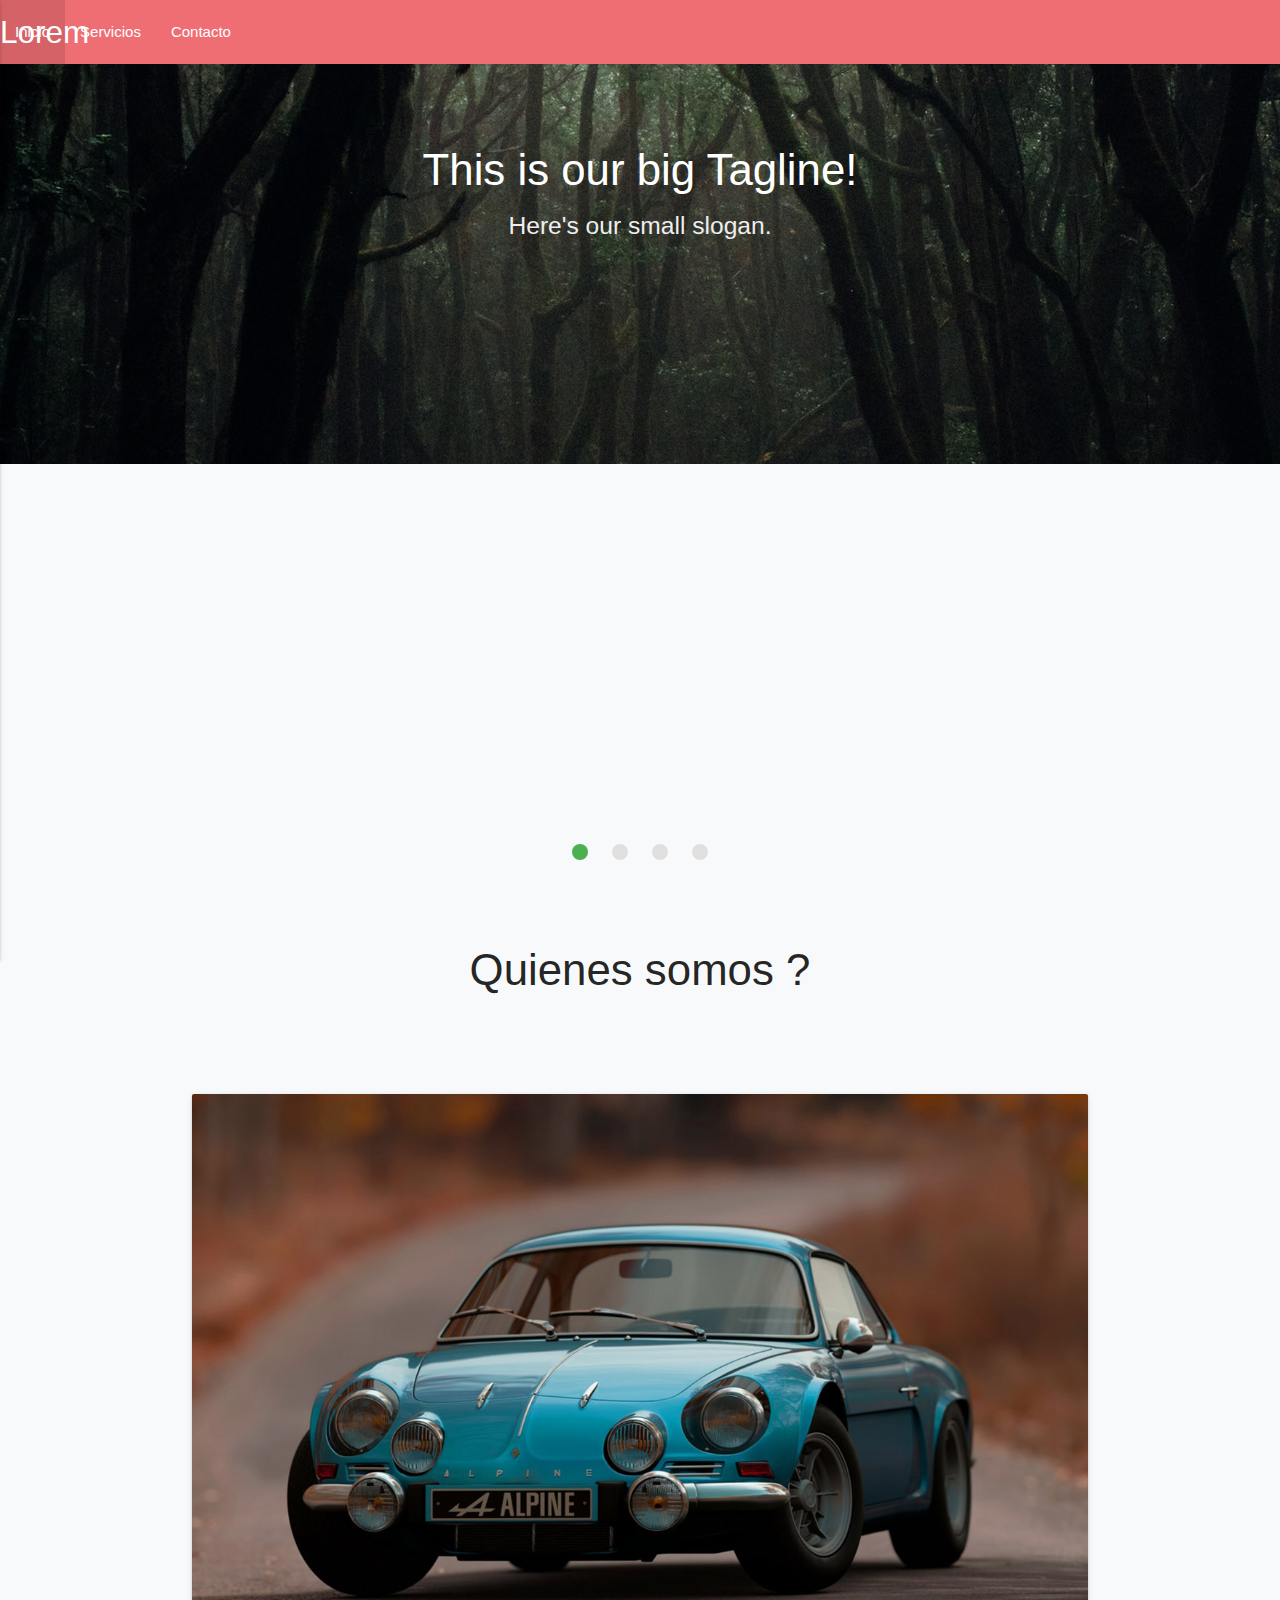
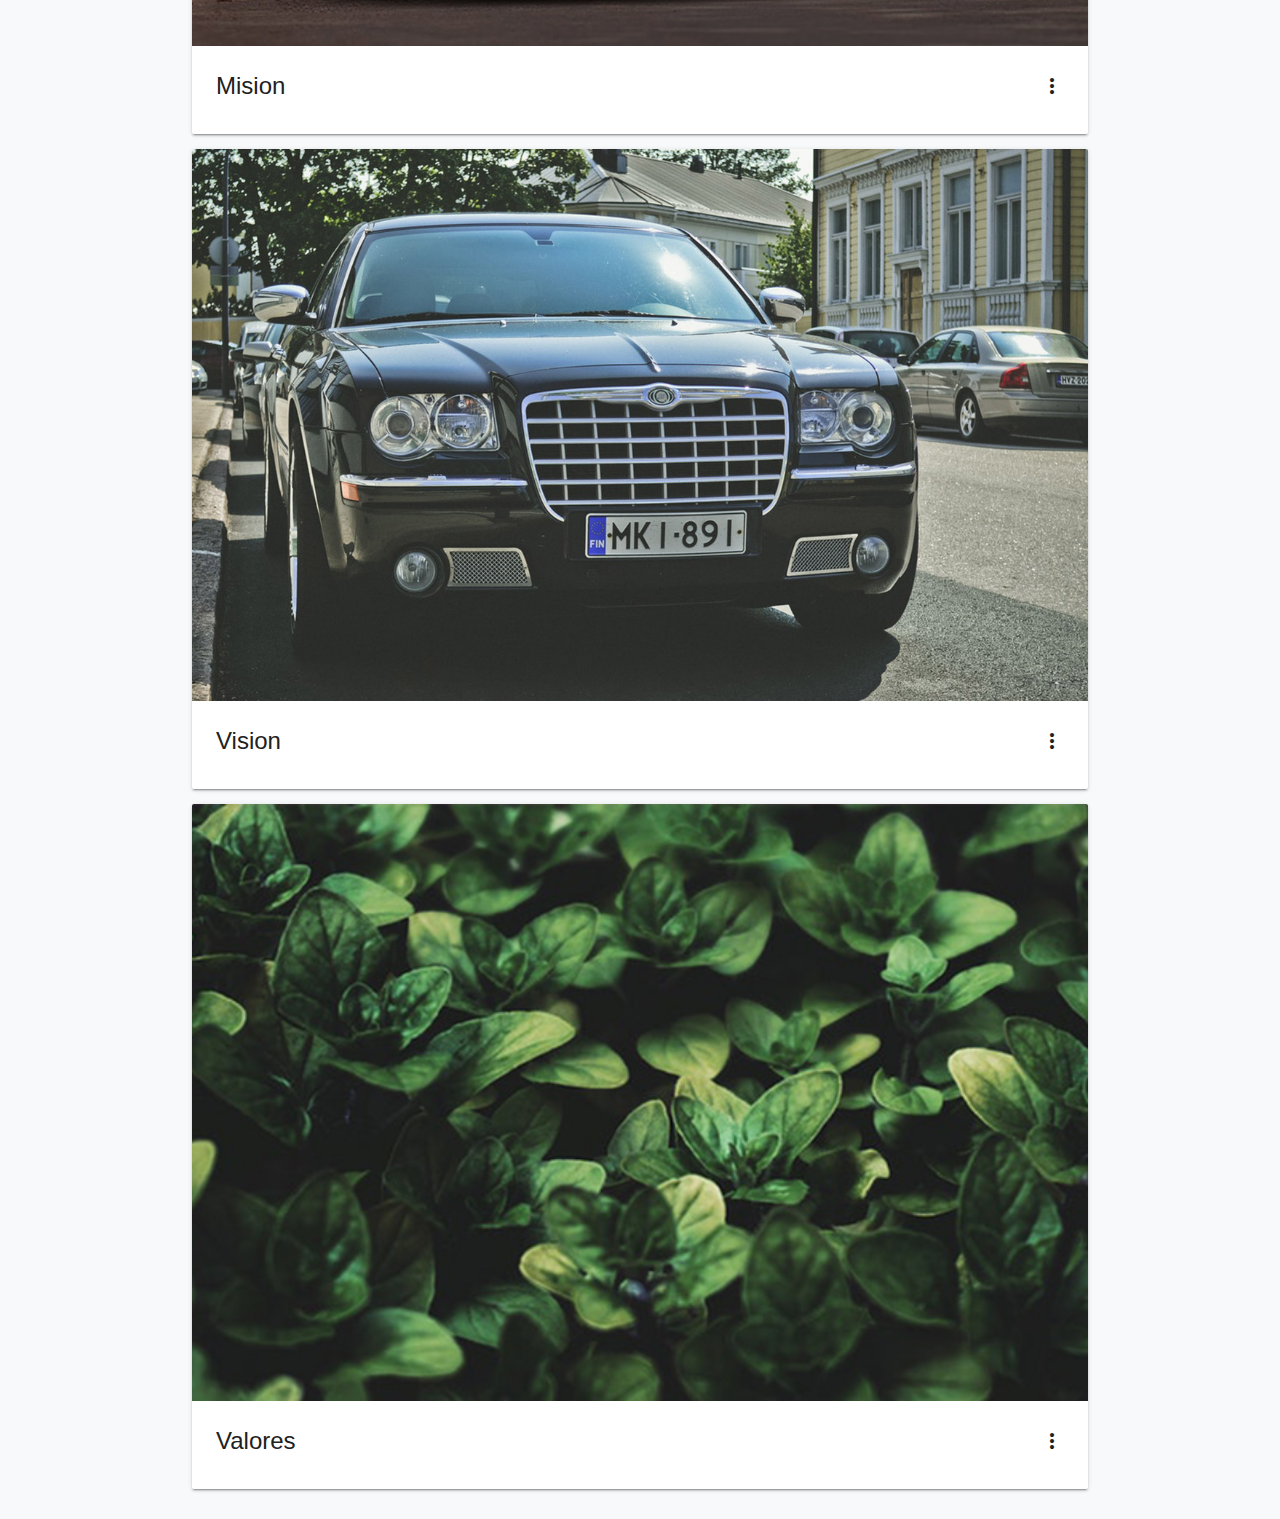
<file: index.html>
<!DOCTYPE html>
<html lang="es">

<head>
    <link type="image/x-icon" href="http://www.paginasamarillas.com.do/Content/images/favicon_pa.ico" rel="SHORTCUT ICON" />
    <meta charset="utf-8">
    <meta http-equiv="X-UA-Compatible" content="IE=edge">
    <meta name="viewport" content="width=device-width, initial-scale=1">
    <title>Lorem | Ipsun | Santo Domingo | RD</title>
    <meta name="description" content="Azul Tour & Travel fue fundada en el 2014, en Santo Domingo, República Dominicana. Con un trabajo serio y profesional, basado en valores y un personal pro-activo y dinámico somos una de las empresas de más credibilidad en el sector, lo cual respalda nuestra cartera actual de clientes."
    />

    <!--Import Google Icon Font-->
    <link href="https://fonts.googleapis.com/icon?family=Material+Icons" rel="stylesheet">
    <!--Import materialize.css-->
    <link type="text/css" rel="stylesheet" href="css/materialize.min.css" />
    <link rel="stylesheet" href="css/style.css">

</head>

<body>
    <script type="text/javascript">
        var _gaq = (_gaq || []); 
        _gaq.push(['_setAccount', 'UA-64255958-1']); 
        _gaq.push(['_setDomainName', 'none']); 
        _gaq.push(['_setAllowLinker', true]); 
        _gaq.push(['_trackPageview']); 
        _gaq.push(['_setCustomVar', 1, 'Owner', 'paelwebsites', 3]);  
        (function() {   
            var ga = document.createElement('script');
            ga.type = 'text/javascript';
            ga.async = true;   
            ga.src = ('https:' == document.location.protocol ? 'https://ssl <https://ssl/>' : 'http://www') + '.google-analytics.com/ga.js';   
            var s = document.getElementsByTagName('script')[0];
            s.parentNode.insertBefore(ga, s); 
        })();
    </script>
    <script type="text/javascript" src="//s7.addthis.com/js/300/addthis_widget.js#pubid=ra-52fba6572f893215"></script>
    <script type="text/javascript">
        addthis.layers({    
            'theme': 'transparent',
                'share': {      
                'position': 'left',
                      'numPreferredServices': 6    
            },
                'follow': {      
                'services': []    
            }     
        });
    </script>
    <header>

        <nav id="nav">
            <div class="nav-wrapper">
                <div class="logo" id="logo">
                    <a href="#!" class="brand-logo">Lorem</a>
                </div>
                <a href="#" data-activates="mobile-demo" class="button-collapse"><i class="material-icons">menu</i></a>
                <div class="menu">
                    <ul class="hide-on-med-and-down">
                        <li class="active"><a href="#">Inicio</a></li>
                        <li><a href="#">Servicios</a></li>
                        <li><a href="#">Contacto</a></li>

                    </ul>

                    <ul class="side-nav" id="mobile-demo">
                        <li class="active"><a href="#">Inicio</a></li>
                        <li><a href="#">Servicios</a></li>
                        <li><a href="#">Contacto</a></li>

                    </ul>
                </div>
            </div>
        </nav>
        <div class="slider">
            <ul class="slides">
                <li>
                    <img src="img/bg.jpg">
                    <!-- random image -->
                    <div class="caption center-align">
                        <h3>This is our big Tagline!</h3>
                        <h5 class="light grey-text text-lighten-3">Here's our small slogan.</h5>
                    </div>
                </li>
                <li>
                    <img src="img/bg2.jpg">
                    <!-- random image -->
                    <div class="caption left-align">
                        <h3>Left Aligned Caption</h3>
                        <h5 class="light grey-text text-lighten-3">Here's our small slogan.</h5>
                    </div>
                </li>
                <li>
                    <img src="img/bg3.jpg">
                    <!-- random image -->
                    <div class="caption right-align">
                        <h3>Right Aligned Caption</h3>
                        <h5 class="light grey-text text-lighten-3">Here's our small slogan.</h5>
                    </div>
                </li>
                <li>
                    <img src="img/bg4.jpg">
                    <!-- random image -->
                    <div class="caption center-align">
                        <h3>This is our big Tagline!</h3>
                        <h5 class="light grey-text text-lighten-3">Here's our small slogan.</h5>
                    </div>
                </li>
            </ul>
        </div>
    </header>
    <div class="section center">
        <h3>Quienes somos ?</h3>
    </div>
    <section class="section">
        <div class="container">
            <div class="cards">
                <div class="card">
                    <div class="card-image waves-effect waves-block waves-light">
                        <img class="activator" src="img/1.jpg">
                    </div>
                    <div class="card-content">
                        <span class="card-title activator grey-text text-darken-4">Mision<i class="material-icons right">more_vert</i></span>
                    </div>
                    <div class="card-reveal">
                        <span class="card-title grey-text text-darken-4"><i class="material-icons right">close</i>Mision</span>
                        <p>Here is some more information about this product that is only revealed once clicked on.</p>
                    </div>
                </div>
                <div class="card">
                    <div class="card-image waves-effect waves-block waves-light">
                        <img class="activator" src="img/2.jpg">
                    </div>
                    <div class="card-content">
                        <span class="card-title activator grey-text text-darken-4">Vision<i class="material-icons right">more_vert</i></span>
                    </div>
                    <div class="card-reveal">
                        <span class="card-title grey-text text-darken-4"><i class="material-icons right">close</i>Vision</span>
                        <p>Here is some more information about this product that is only revealed once clicked on.</p>
                    </div>
                </div>
                <div class="card">
                    <div class="card-image waves-effect waves-block waves-light">
                        <img class="activator" src="img/3.jpg">
                    </div>
                    <div class="card-content">
                        <span class="card-title activator grey-text text-darken-4">Valores<i class="material-icons right">more_vert</i></span>
                    </div>
                    <div class="card-reveal">
                        <span class="card-title grey-text text-darken-4"><i class="material-icons right">close</i>Valores</span>
                        <p>Here is some more information about this product that is only revealed once clicked on.</p>
                    </div>
                </div>
            </div>
        </div>

    </section>








































    <!--JQuery and JavaScript at end of body for optimized loading-->
    <script type="text/javascript" src="https://code.jquery.com/jquery-3.2.1.min.js"></script>
    <script type="text/javascript" src="js/materialize.min.js"></script>
    <script type="text/javascript">
        $(document).ready(function() {
            $(".button-collapse").sideNav();
        });
        $(document).ready(function() {
            $(window).scroll(function() {
                if ($(document).scrollTop() > 10) {
                    $('#nav').addClass('shrink');
                } else {
                    $('#nav').removeClass('shrink');
                }
            });
        });
        $(document).ready(function() {
            $('.parallax').parallax();
        });
        $(document).ready(function() {
            $('.slider').slider();
            $('.slider').height(800);
        });
    </script>
</body>

</html>
</file>
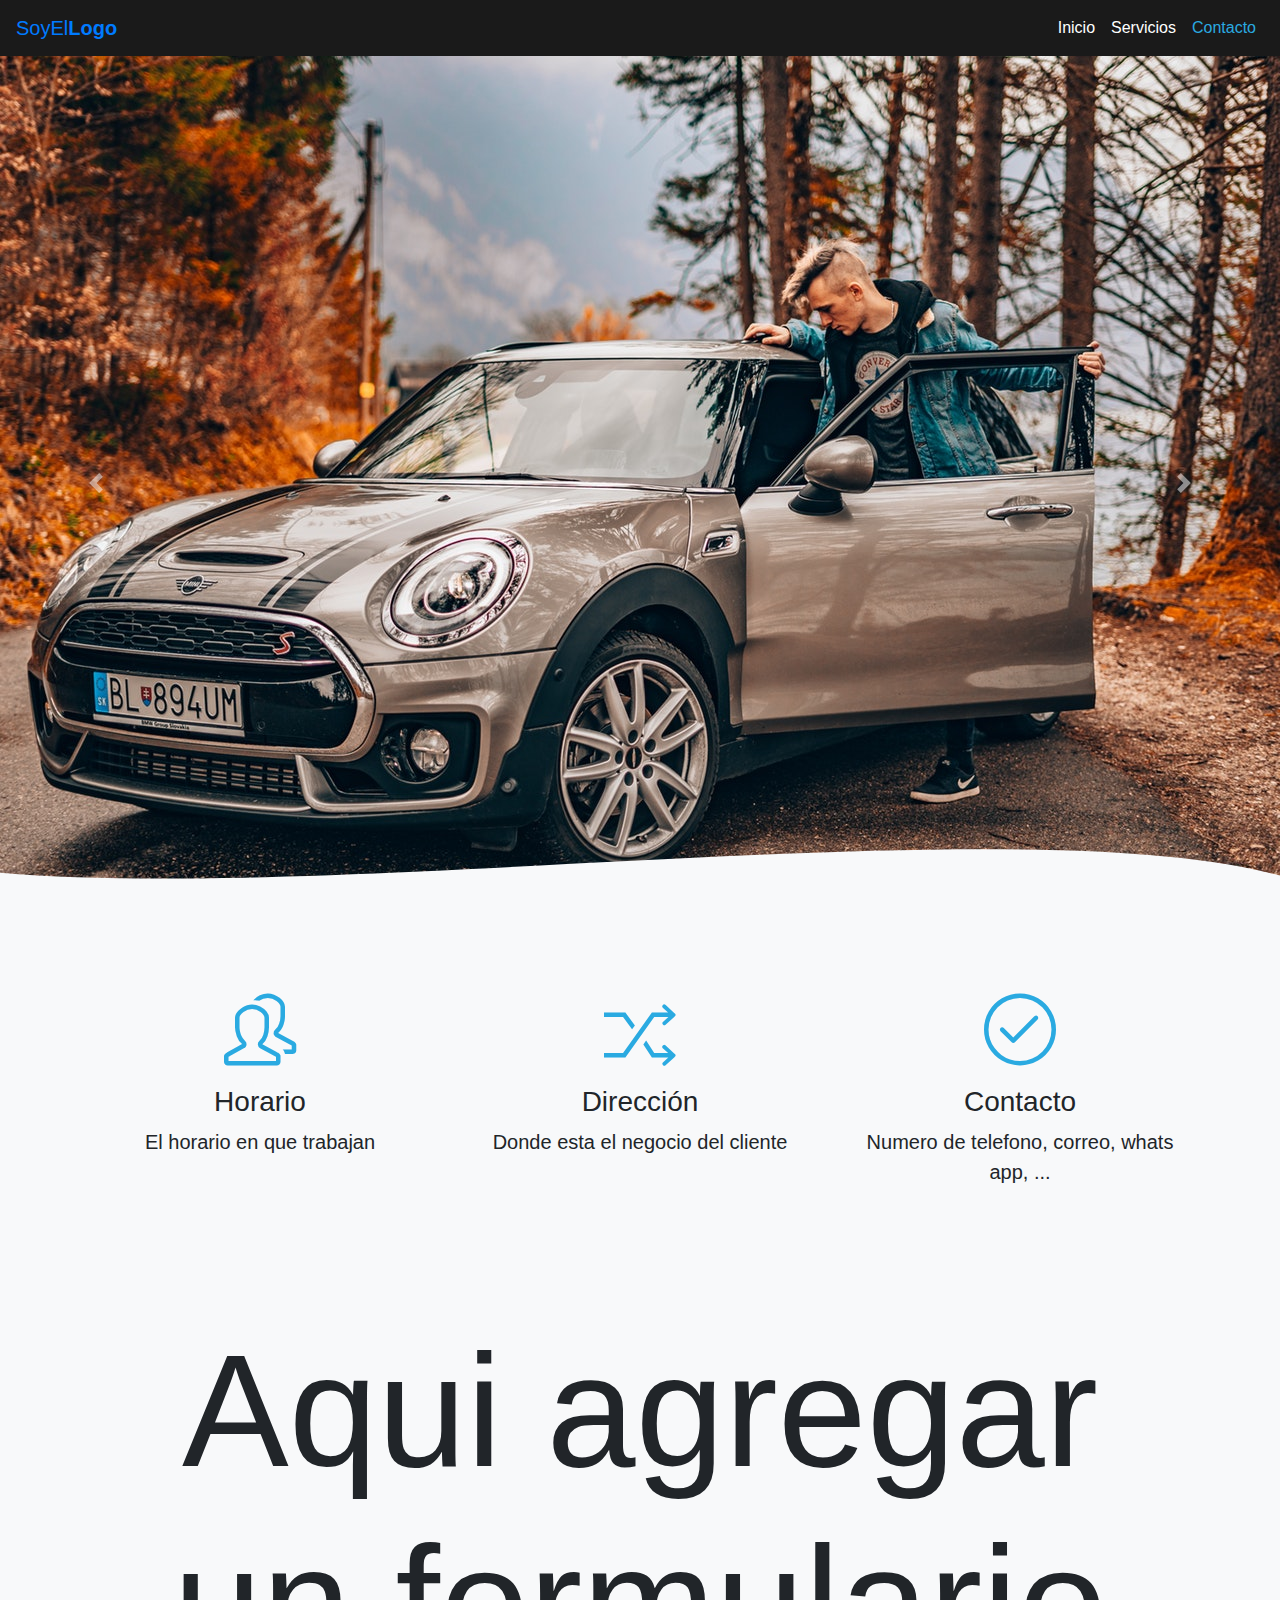
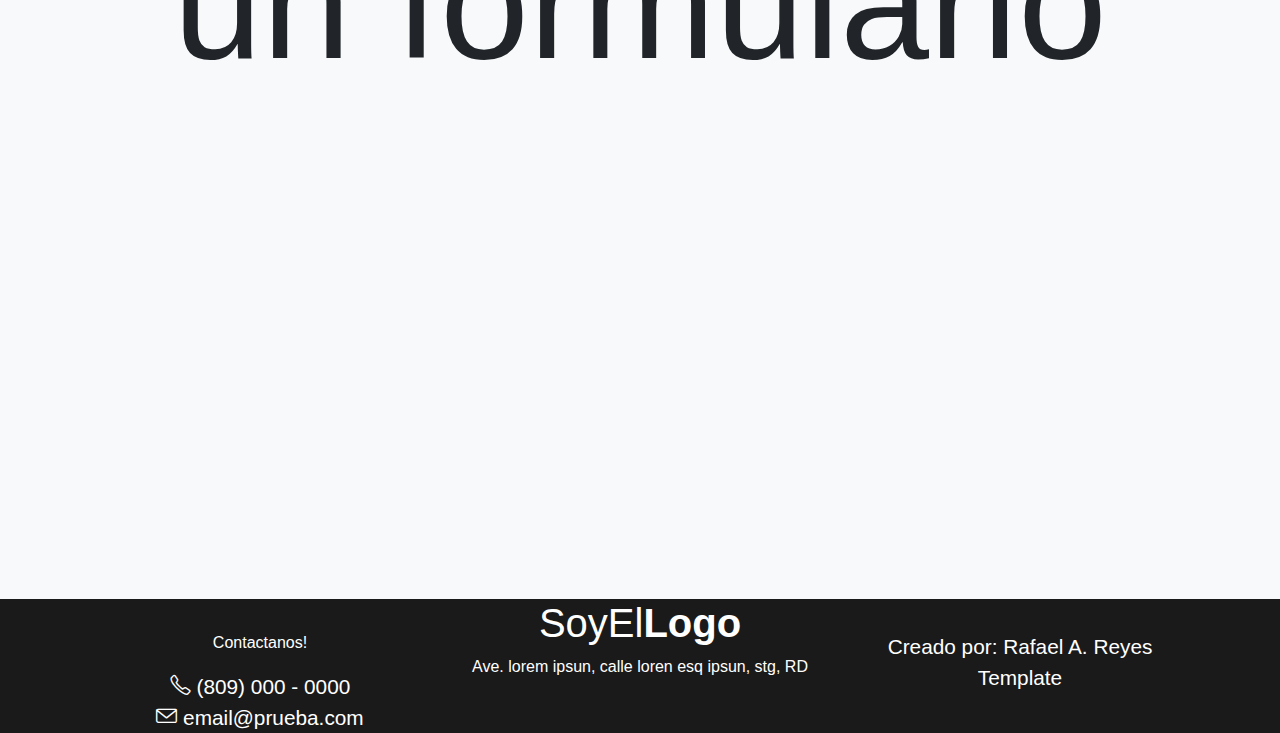
<file: contacto.html>
<!doctype html>
<html lang="es">

<head>
    <title>Created by Rafael A. Reyes</title>
    <!-- Required meta tags -->
    <meta charset="utf-8">
    <meta name="viewport" content="width=device-width, initial-scale=1, shrink-to-fit=no">

    <!-- Bootstrap CSS -->
    <link href="css/bootstrap/css/bootstrap.min.css" rel="stylesheet">

    <!-- Custom fonts for this template -->
    <link href="css/fontawesome-free/css/all.min.css" rel="stylesheet">
    <link href="css/simple-line-icons/css/simple-line-icons.css" rel="stylesheet" type="text/css">
    <!-- Custom styles for this template -->
    <link rel="stylesheet" href="https://unpkg.com/aos@next/dist/aos.css" />
    <link rel="stylesheet" href="css/animate.css">
    <link rel="stylesheet" href="css/style.css">

    <script type="text/javascript">
        var _gaq = (_gaq || []);
        _gaq.push(['_setAccount', 'UA-64255958-1']);
        _gaq.push(['_setDomainName', 'none']);
        _gaq.push(['_setAllowLinker', true]);
        _gaq.push(['_trackPageview']);
        _gaq.push(['_setCustomVar', 1, 'Owner', 'paelwebsites', 3]);
        (function() {
            var ga = document.createElement('script');
            ga.type = 'text/javascript';
            ga.async = true;
            ga.src = ('https:' == document.location.protocol ? 'https://ssl <https://ssl/>' : 'http://www') + '.google-analytics.com/ga.js';
            var s = document.getElementsByTagName('script')[0];
            s.parentNode.insertBefore(ga, s);
        })();
    </script>
</head>

<body>


    <header class="site-header">
        <nav class="navbar navbar-expand-lg">
            <button class="boton-menu navbar-toggler" type="button" data-toggle="collapse" data-target="#navbarTogglerDemo03" aria-controls="navbarTogglerDemo03" aria-expanded="false" aria-label="Toggle navigation">
            <i class="icon-menu m-auto"></i>  
            </button>
            <a class="navbar-brand" href="/">SoyEl<b>Logo</b></a>

            <div class="collapse navbar-collapse" id="navbarTogglerDemo03">
                <ul class="navbar-nav ml-auto mt-2 mt-lg-0">
                    <li class="nav-item">
                        <a class="nav-link" href="index.html">Inicio</a>
                    </li>
                    <li class="nav-item">
                        <a class="nav-link" href="servicio.html">Servicios</a>
                    </li>
                    <li class="nav-item active">
                        <a class="nav-link" href="contacto.html">Contacto</a>
                    </li>
                </ul>
            </div>
        </nav>
        <div class="back-overlay">
            <div id="carouselExampleInterval" class="carousel slide" data-ride="carousel">
                <div class="carousel-inner">
                    <div class="carousel-item active" data-interval="10000">
                        <img src="img/hero.jpg" class="d-block w-100" alt="...">
                    </div>
                    <div class="carousel-item" data-interval="2000">
                        <img src="img/hero.jpg" class="d-block w-100" alt="...">
                    </div>
                    <div class="carousel-item">
                        <img src="img/hero.jpg" class="d-block w-100" alt="...">
                    </div>
                </div>
                <a class="carousel-control-prev" href="#carouselExampleInterval" role="button" data-slide="prev">
                    <span class="carousel-control-prev-icon" aria-hidden="true"></span>
                    <span class="sr-only">Previous</span>
                </a>
                <a class="carousel-control-next" href="#carouselExampleInterval" role="button" data-slide="next">
                    <span class="carousel-control-next-icon" aria-hidden="true"></span>
                    <span class="sr-only">Next</span>
                </a>
            </div>
        </div>
        <div class="wave">
            <div style="height: 150px; overflow: hidden;"><svg viewBox="0 0 500 150" preserveAspectRatio="none" style="height: 100%; width: 100%;"><path d="M-3.38,112.98 C149.99,150.00 482.50,12.33 533.29,161.34 L500.00,150.00 L0.00,150.00 Z" style="stroke: none; fill: #f8f9fa;"></path></svg></div>
        </div>
    </header>
    <!--.site-header-->
    <section class="features-icons text-center animated">
        <div class="container">
            <div class="row">
                <div class="col-lg-4 animated fadeInDown delay-1s ">
                    <div class="features-icons-item mx-auto mb-5 mb-lg-0 mb-lg-3">
                        <div class="features-icons-icon d-flex">
                            <i class="icon-screen-desktop m-auto "></i>
                        </div>
                        <h3>Horario</h3>
                        <p class="lead mb-0">El horario en que trabajan</p>
                    </div>
                </div>
                <div class="col-lg-4 animated fadeInUp delay-1s">
                    <div class="features-icons-item mx-auto mb-5 mb-lg-0 mb-lg-3">
                        <div class="features-icons-icon d-flex">
                            <i class="icon-layers m-auto "></i>
                        </div>
                        <h3>Dirección</h3>
                        <p class="lead mb-0">Donde esta el negocio del cliente</p>
                    </div>
                </div>
                <div class="col-lg-4 animated fadeInRight delay-1s ">
                    <div class="features-icons-item mx-auto mb-0 mb-lg-3">
                        <div class="features-icons-icon d-flex">
                            <i class="icon-check m-auto "></i>
                        </div>
                        <h3>Contacto</h3>
                        <p class="lead mb-0">Numero de telefono, correo, whats app, ...</p>
                    </div>
                </div>
            </div>
        </div>
    </section>

    <main>
        <section class="section">
            <div class="container">
                <h1 style="font-size: 10rem; text-align: center">
                    Aqui agregar un formulario
                </h1>
            </div>
        </section>
    </main>
    <!--main-->

    <section class="section">
        <iframe src="https://www.google.com/maps/embed?pb=!1m18!1m12!1m3!1d3784.408032358023!2d-69.94024534860462!3d18.46516788737962!2m3!1f0!2f0!3f0!3m2!1i1024!2i768!4f13.1!3m3!1m2!1s0x8eaf89e210c9a141%3A0xa90d358b04fa6183!2sCaribe+Media!5e0!3m2!1ses!2sdo!4v1561499756976!5m2!1ses!2sdo"
            width="100%" height="400" frameborder="0" style="border:0" allowfullscreen></iframe>
    </section>
    <!--Mapa-->
    <footer class="site-footer">
        <section class="section">
            <div class="container">
                <div class="row">
                    <div class="col-xs-6 col-md-4 text-center info-footer">
                        <p>Contactanos!</p>
                        <a href="tel:000-000-0000"><i class="icon-phone"></i> (809) 000 - 0000</a> <br>
                        <a href="mailto:email@prueba.com"><i class="icon-envelope"></i> email@prueba.com</a><br>
                    </div>
                    <div class="col-xs-6 col-md-4 text-center">
                        <h1>SoyEl<b>Logo</b></h1>
                        <p>Ave. lorem ipsun, calle loren esq ipsun, stg, RD</p>
                    </div>
                    <div class="col-xs-6 col-md-4 text-center info-footer">
                        <a class="" href="http://www.caribemedia.com.do/" target="blank">  Creado por: Rafael A. Reyes</a><br>
                        <a class="" href="http://www.paginasamarillas.com.do/" target="blank"> Template</a>
                    </div>
                </div>
            </div>

        </section>
    </footer>

    <!-- Optional JavaScript -->
    <!-- jQuery first, then Popper.js, then Bootstrap JS -->
    <script src="css/jquery/jquery.min.js"></script>
    <script src="css/bootstrap/js/bootstrap.bundle.min.js"></script>
    <script src="https://unpkg.com/aos@next/dist/aos.js"></script>
    <script>
        AOS.init();
    </script>
</body>

</html>
</file>
<file: css/style.css>
*,
     ::after,
     ::before {
        box-sizing: border-box;
    }
    
    @import url('https://fonts.googleapis.com/css?family=Open+Sans:300,400,700,800&display=swap');
    body {
        font-size: 62.5%;
        font-family: 'Open Sans', sans-serif;
        background-color: #f8f9fa;
    }
    /* ====== Generales ====== */
    
    p {
        font-size: 1rem;
    }
    
    img {
        width: 100%;
    }
    
    .contenedor {
        max-width: 1200px;
        margin: 0 auto;
    }
    
    .section {
        margin-top: 3rem;
    }
    
    .features-icons {
        padding-top: 4rem;
        padding-bottom: 4rem
    }
    
    .features-icons .features-icons-item {
        max-width: 20rem
    }
    
    .features-icons .features-icons-item .features-icons-icon {
        height: 7rem
    }
    
    .features-icons .features-icons-item .features-icons-icon i {
        font-size: 4.5rem
    }
    
    .features-icons .features-icons-item:hover .features-icons-icon i {
        font-size: 5rem
    }
    
    .icon-screen-desktop:before {
        content: "\e001";
        color: #2aaae1;
    }
    
    .icon-layers:before {
        content: "\e059";
        color: #2aaae1;
    }
    
    .icon-check:before {
        content: "\e080";
        color: #2aaae1;
    }
    
    .icon-menu:before {
        content: "\e601";
        color: #2aaae1;
    }
    
    .icon-menu {
        font-size: 2rem;
        padding: .3rem;
    }
    
    .boton-menu {
        background-color: rgb(14, 14, 14, 0.95);
        border: none;
    }
    /* ======= Nav y Header ======= */
    
    .site-header {
        position: relative;
    }
    
    .navbar {
        background-color: rgb(14, 14, 14, 0.95);
    }
    
    .wave {
        position: absolute;
        bottom: 0;
        left: 0;
        width: 100%;
    }
    
    .nav-link {
        color: #fff;
        font-size: 1rem;
        padding: 0;
    }
    
    .nav-link:hover {
        color: #2aaae1;
    }
    
    .active a.nav-link {
        color: #2aaae1;
    }
    /* ==== Parallax === */
    
    .parallax {
        width: 100%;
        height: 400px;
        background-image: url(../img/parallax.jpg);
        background-attachment: fixed;
        background-position: center;
        background-repeat: no-repeat;
        background-size: cover;
        display: flex;
        justify-content: center;
        align-items: center;
    }
    
    .parallax-container h3 {
        color: #fff;
    }
    /* ====== main ======*/
    
    .main-information {
        display: flex;
    }
    
    .info-img,
    .info-text {
        flex-basis: 100%;
    }
    
    .info-text {
        text-align: center;
        padding: 2rem;
    }
    
    .info-text h4 {
        font-size: 2.6rem;
    }
    
    .info-text p {
        font-size: 1rem;
    }
    
    @media(max-width: 600px) {
        .main-information {
            display: inline-block;
            justify-content: space-between;
            flex-wrap: wrap;
        }
        .info-img,
        .info-text {
            flex-basis: 50%;
        }
        .info-text h4 {
            font-size: 2rem;
        }
        .info-text p {
            font-size: 1rem;
        }
    }
    
    .service-img {
        width: 7.6rem;
        height: 8.5rem;
        object-fit: contain;
    }
    /* ====== footer ====== */
    
    .site-footer {
        background-color: rgb(14, 14, 14, 0.95);
    }
    
    .site-footer,
    .site-footer a {
        color: #fff;
        font-size: 1.3rem;
    }
    
    .site-footer a:hover {
        text-decoration: none;
    }
    
    .info-footer {
        margin-top: 2rem;
    }
</file>
<file: css/simple-line-icons/css/simple-line-icons.css>
@font-face {
    font-family: 'simple-line-icons';
    src: url('../fonts/Simple-Line-Icons.eot?v=2.4.0');
    src: url('../fonts/Simple-Line-Icons.eot?v=2.4.0#iefix') format('embedded-opentype'), url('../fonts/Simple-Line-Icons.woff2?v=2.4.0') format('woff2'), url('../fonts/Simple-Line-Icons.ttf?v=2.4.0') format('truetype'), url('../fonts/Simple-Line-Icons.woff?v=2.4.0') format('woff'), url('../fonts/Simple-Line-Icons.svg?v=2.4.0#simple-line-icons') format('svg');
    font-weight: normal;
    font-style: normal;
}


/*
 Use the following CSS code if you want to have a class per icon.
 Instead of a list of all class selectors, you can use the generic [class*="icon-"] selector, but it's slower:
*/

.icon-user,
.icon-people,
.icon-user-female,
.icon-user-follow,
.icon-user-following,
.icon-user-unfollow,
.icon-login,
.icon-logout,
.icon-emotsmile,
.icon-phone,
.icon-call-end,
.icon-call-in,
.icon-call-out,
.icon-map,
.icon-location-pin,
.icon-direction,
.icon-directions,
.icon-compass,
.icon-layers,
.icon-menu,
.icon-list,
.icon-options-vertical,
.icon-options,
.icon-arrow-down,
.icon-arrow-left,
.icon-arrow-right,
.icon-arrow-up,
.icon-arrow-up-circle,
.icon-arrow-left-circle,
.icon-arrow-right-circle,
.icon-arrow-down-circle,
.icon-check,
.icon-clock,
.icon-plus,
.icon-minus,
.icon-close,
.icon-event,
.icon-exclamation,
.icon-organization,
.icon-trophy,
.icon-screen-smartphone,
.icon-screen-desktop,
.icon-plane,
.icon-notebook,
.icon-mustache,
.icon-mouse,
.icon-magnet,
.icon-energy,
.icon-disc,
.icon-cursor,
.icon-cursor-move,
.icon-crop,
.icon-chemistry,
.icon-speedometer,
.icon-shield,
.icon-screen-tablet,
.icon-magic-wand,
.icon-hourglass,
.icon-graduation,
.icon-ghost,
.icon-game-controller,
.icon-fire,
.icon-eyeglass,
.icon-envelope-open,
.icon-envelope-letter,
.icon-bell,
.icon-badge,
.icon-anchor,
.icon-wallet,
.icon-vector,
.icon-speech,
.icon-puzzle,
.icon-printer,
.icon-present,
.icon-playlist,
.icon-pin,
.icon-picture,
.icon-handbag,
.icon-globe-alt,
.icon-globe,
.icon-folder-alt,
.icon-folder,
.icon-film,
.icon-feed,
.icon-drop,
.icon-drawer,
.icon-docs,
.icon-doc,
.icon-diamond,
.icon-cup,
.icon-calculator,
.icon-bubbles,
.icon-briefcase,
.icon-book-open,
.icon-basket-loaded,
.icon-basket,
.icon-bag,
.icon-action-undo,
.icon-action-redo,
.icon-wrench,
.icon-umbrella,
.icon-trash,
.icon-tag,
.icon-support,
.icon-frame,
.icon-size-fullscreen,
.icon-size-actual,
.icon-shuffle,
.icon-share-alt,
.icon-share,
.icon-rocket,
.icon-question,
.icon-pie-chart,
.icon-pencil,
.icon-note,
.icon-loop,
.icon-home,
.icon-grid,
.icon-graph,
.icon-microphone,
.icon-music-tone-alt,
.icon-music-tone,
.icon-earphones-alt,
.icon-earphones,
.icon-equalizer,
.icon-like,
.icon-dislike,
.icon-control-start,
.icon-control-rewind,
.icon-control-play,
.icon-control-pause,
.icon-control-forward,
.icon-control-end,
.icon-volume-1,
.icon-volume-2,
.icon-volume-off,
.icon-calendar,
.icon-bulb,
.icon-chart,
.icon-ban,
.icon-bubble,
.icon-camrecorder,
.icon-camera,
.icon-cloud-download,
.icon-cloud-upload,
.icon-envelope,
.icon-eye,
.icon-flag,
.icon-heart,
.icon-info,
.icon-key,
.icon-link,
.icon-lock,
.icon-lock-open,
.icon-magnifier,
.icon-magnifier-add,
.icon-magnifier-remove,
.icon-paper-clip,
.icon-paper-plane,
.icon-power,
.icon-refresh,
.icon-reload,
.icon-settings,
.icon-star,
.icon-symbol-female,
.icon-symbol-male,
.icon-target,
.icon-credit-card,
.icon-paypal,
.icon-social-tumblr,
.icon-social-twitter,
.icon-social-facebook,
.icon-social-instagram,
.icon-social-linkedin,
.icon-social-pinterest,
.icon-social-github,
.icon-social-google,
.icon-social-reddit,
.icon-social-skype,
.icon-social-dribbble,
.icon-social-behance,
.icon-social-foursqare,
.icon-social-soundcloud,
.icon-social-spotify,
.icon-social-stumbleupon,
.icon-social-youtube,
.icon-social-dropbox,
.icon-social-vkontakte,
.icon-social-steam {
    font-family: 'simple-line-icons';
    speak: none;
    font-style: normal;
    font-weight: normal;
    font-variant: normal;
    text-transform: none;
    line-height: 1;
    /* Better Font Rendering =========== */
    -webkit-font-smoothing: antialiased;
    -moz-osx-font-smoothing: grayscale;
}

.icon-user:before {
    content: "\e005";
}

.icon-people:before {
    content: "\e001";
}

.icon-user-female:before {
    content: "\e000";
}

.icon-user-follow:before {
    content: "\e002";
}

.icon-user-following:before {
    content: "\e003";
}

.icon-user-unfollow:before {
    content: "\e004";
}

.icon-login:before {
    content: "\e066";
}

.icon-logout:before {
    content: "\e065";
}

.icon-emotsmile:before {
    content: "\e021";
}

.icon-phone:before {
    content: "\e600";
}

.icon-call-end:before {
    content: "\e048";
}

.icon-call-in:before {
    content: "\e047";
}

.icon-call-out:before {
    content: "\e046";
}

.icon-map:before {
    content: "\e033";
}

.icon-location-pin:before {
    content: "\e096";
}

.icon-direction:before {
    content: "\e042";
}

.icon-directions:before {
    content: "\e041";
}

.icon-compass:before {
    content: "\e045";
}

.icon-layers:before {
    content: "\e034";
}

.icon-menu:before {
    content: "\e601";
}

.icon-list:before {
    content: "\e067";
}

.icon-options-vertical:before {
    content: "\e602";
}

.icon-options:before {
    content: "\e603";
}

.icon-arrow-down:before {
    content: "\e604";
}

.icon-arrow-left:before {
    content: "\e605";
}

.icon-arrow-right:before {
    content: "\e606";
}

.icon-arrow-up:before {
    content: "\e607";
}

.icon-arrow-up-circle:before {
    content: "\e078";
}

.icon-arrow-left-circle:before {
    content: "\e07a";
}

.icon-arrow-right-circle:before {
    content: "\e079";
}

.icon-arrow-down-circle:before {
    content: "\e07b";
}

.icon-check:before {
    content: "\e080";
}

.icon-clock:before {
    content: "\e081";
}

.icon-plus:before {
    content: "\e095";
}

.icon-minus:before {
    content: "\e615";
}

.icon-close:before {
    content: "\e082";
}

.icon-event:before {
    content: "\e619";
}

.icon-exclamation:before {
    content: "\e617";
}

.icon-organization:before {
    content: "\e616";
}

.icon-trophy:before {
    content: "\e006";
}

.icon-screen-smartphone:before {
    content: "\e010";
}

.icon-screen-desktop:before {
    content: "\e011";
}

.icon-plane:before {
    content: "\e012";
}

.icon-notebook:before {
    content: "\e013";
}

.icon-mustache:before {
    content: "\e014";
}

.icon-mouse:before {
    content: "\e015";
}

.icon-magnet:before {
    content: "\e016";
}

.icon-energy:before {
    content: "\e020";
}

.icon-disc:before {
    content: "\e022";
}

.icon-cursor:before {
    content: "\e06e";
}

.icon-cursor-move:before {
    content: "\e023";
}

.icon-crop:before {
    content: "\e024";
}

.icon-chemistry:before {
    content: "\e026";
}

.icon-speedometer:before {
    content: "\e007";
}

.icon-shield:before {
    content: "\e00e";
}

.icon-screen-tablet:before {
    content: "\e00f";
}

.icon-magic-wand:before {
    content: "\e017";
}

.icon-hourglass:before {
    content: "\e018";
}

.icon-graduation:before {
    content: "\e019";
}

.icon-ghost:before {
    content: "\e01a";
}

.icon-game-controller:before {
    content: "\e01b";
}

.icon-fire:before {
    content: "\e01c";
}

.icon-eyeglass:before {
    content: "\e01d";
}

.icon-envelope-open:before {
    content: "\e01e";
}

.icon-envelope-letter:before {
    content: "\e01f";
}

.icon-bell:before {
    content: "\e027";
}

.icon-badge:before {
    content: "\e028";
}

.icon-anchor:before {
    content: "\e029";
}

.icon-wallet:before {
    content: "\e02a";
}

.icon-vector:before {
    content: "\e02b";
}

.icon-speech:before {
    content: "\e02c";
}

.icon-puzzle:before {
    content: "\e02d";
}

.icon-printer:before {
    content: "\e02e";
}

.icon-present:before {
    content: "\e02f";
}

.icon-playlist:before {
    content: "\e030";
}

.icon-pin:before {
    content: "\e031";
}

.icon-picture:before {
    content: "\e032";
}

.icon-handbag:before {
    content: "\e035";
}

.icon-globe-alt:before {
    content: "\e036";
}

.icon-globe:before {
    content: "\e037";
}

.icon-folder-alt:before {
    content: "\e039";
}

.icon-folder:before {
    content: "\e089";
}

.icon-film:before {
    content: "\e03a";
}

.icon-feed:before {
    content: "\e03b";
}

.icon-drop:before {
    content: "\e03e";
}

.icon-drawer:before {
    content: "\e03f";
}

.icon-docs:before {
    content: "\e040";
}

.icon-doc:before {
    content: "\e085";
}

.icon-diamond:before {
    content: "\e043";
}

.icon-cup:before {
    content: "\e044";
}

.icon-calculator:before {
    content: "\e049";
}

.icon-bubbles:before {
    content: "\e04a";
}

.icon-briefcase:before {
    content: "\e04b";
}

.icon-book-open:before {
    content: "\e04c";
}

.icon-basket-loaded:before {
    content: "\e04d";
}

.icon-basket:before {
    content: "\e04e";
}

.icon-bag:before {
    content: "\e04f";
}

.icon-action-undo:before {
    content: "\e050";
}

.icon-action-redo:before {
    content: "\e051";
}

.icon-wrench:before {
    content: "\e052";
}

.icon-umbrella:before {
    content: "\e053";
}

.icon-trash:before {
    content: "\e054";
}

.icon-tag:before {
    content: "\e055";
}

.icon-support:before {
    content: "\e056";
}

.icon-frame:before {
    content: "\e038";
}

.icon-size-fullscreen:before {
    content: "\e057";
}

.icon-size-actual:before {
    content: "\e058";
}

.icon-shuffle:before {
    content: "\e059";
}

.icon-share-alt:before {
    content: "\e05a";
}

.icon-share:before {
    content: "\e05b";
}

.icon-rocket:before {
    content: "\e05c";
}

.icon-question:before {
    content: "\e05d";
}

.icon-pie-chart:before {
    content: "\e05e";
}

.icon-pencil:before {
    content: "\e05f";
}

.icon-note:before {
    content: "\e060";
}

.icon-loop:before {
    content: "\e064";
}

.icon-home:before {
    content: "\e069";
}

.icon-grid:before {
    content: "\e06a";
}

.icon-graph:before {
    content: "\e06b";
}

.icon-microphone:before {
    content: "\e063";
}

.icon-music-tone-alt:before {
    content: "\e061";
}

.icon-music-tone:before {
    content: "\e062";
}

.icon-earphones-alt:before {
    content: "\e03c";
}

.icon-earphones:before {
    content: "\e03d";
}

.icon-equalizer:before {
    content: "\e06c";
}

.icon-like:before {
    content: "\e068";
}

.icon-dislike:before {
    content: "\e06d";
}

.icon-control-start:before {
    content: "\e06f";
}

.icon-control-rewind:before {
    content: "\e070";
}

.icon-control-play:before {
    content: "\e071";
}

.icon-control-pause:before {
    content: "\e072";
}

.icon-control-forward:before {
    content: "\e073";
}

.icon-control-end:before {
    content: "\e074";
}

.icon-volume-1:before {
    content: "\e09f";
}

.icon-volume-2:before {
    content: "\e0a0";
}

.icon-volume-off:before {
    content: "\e0a1";
}

.icon-calendar:before {
    content: "\e075";
}

.icon-bulb:before {
    content: "\e076";
}

.icon-chart:before {
    content: "\e077";
}

.icon-ban:before {
    content: "\e07c";
}

.icon-bubble:before {
    content: "\e07d";
}

.icon-camrecorder:before {
    content: "\e07e";
}

.icon-camera:before {
    content: "\e07f";
}

.icon-cloud-download:before {
    content: "\e083";
}

.icon-cloud-upload:before {
    content: "\e084";
}

.icon-envelope:before {
    content: "\e086";
}

.icon-eye:before {
    content: "\e087";
}

.icon-flag:before {
    content: "\e088";
}

.icon-heart:before {
    content: "\e08a";
}

.icon-info:before {
    content: "\e08b";
}

.icon-key:before {
    content: "\e08c";
}

.icon-link:before {
    content: "\e08d";
}

.icon-lock:before {
    content: "\e08e";
}

.icon-lock-open:before {
    content: "\e08f";
}

.icon-magnifier:before {
    content: "\e090";
}

.icon-magnifier-add:before {
    content: "\e091";
}

.icon-magnifier-remove:before {
    content: "\e092";
}

.icon-paper-clip:before {
    content: "\e093";
}

.icon-paper-plane:before {
    content: "\e094";
}

.icon-power:before {
    content: "\e097";
}

.icon-refresh:before {
    content: "\e098";
}

.icon-reload:before {
    content: "\e099";
}

.icon-settings:before {
    content: "\e09a";
}

.icon-star:before {
    content: "\e09b";
}

.icon-symbol-female:before {
    content: "\e09c";
}

.icon-symbol-male:before {
    content: "\e09d";
}

.icon-target:before {
    content: "\e09e";
}

.icon-credit-card:before {
    content: "\e025";
}

.icon-paypal:before {
    content: "\e608";
}

.icon-social-tumblr:before {
    content: "\e00a";
}

.icon-social-twitter:before {
    content: "\e009";
}

.icon-social-facebook:before {
    content: "\e00b";
}

.icon-social-instagram:before {
    content: "\e609";
}

.icon-social-linkedin:before {
    content: "\e60a";
}

.icon-social-pinterest:before {
    content: "\e60b";
}

.icon-social-github:before {
    content: "\e60c";
}

.icon-social-google:before {
    content: "\e60d";
}

.icon-social-reddit:before {
    content: "\e60e";
}

.icon-social-skype:before {
    content: "\e60f";
}

.icon-social-dribbble:before {
    content: "\e00d";
}

.icon-social-behance:before {
    content: "\e610";
}

.icon-social-foursqare:before {
    content: "\e611";
}

.icon-social-soundcloud:before {
    content: "\e612";
}

.icon-social-spotify:before {
    content: "\e613";
}

.icon-social-stumbleupon:before {
    content: "\e614";
}

.icon-social-youtube:before {
    content: "\e008";
}

.icon-social-dropbox:before {
    content: "\e00c";
}

.icon-social-vkontakte:before {
    content: "\e618";
}

.icon-social-steam:before {
    content: "\e620";
}
</file>
